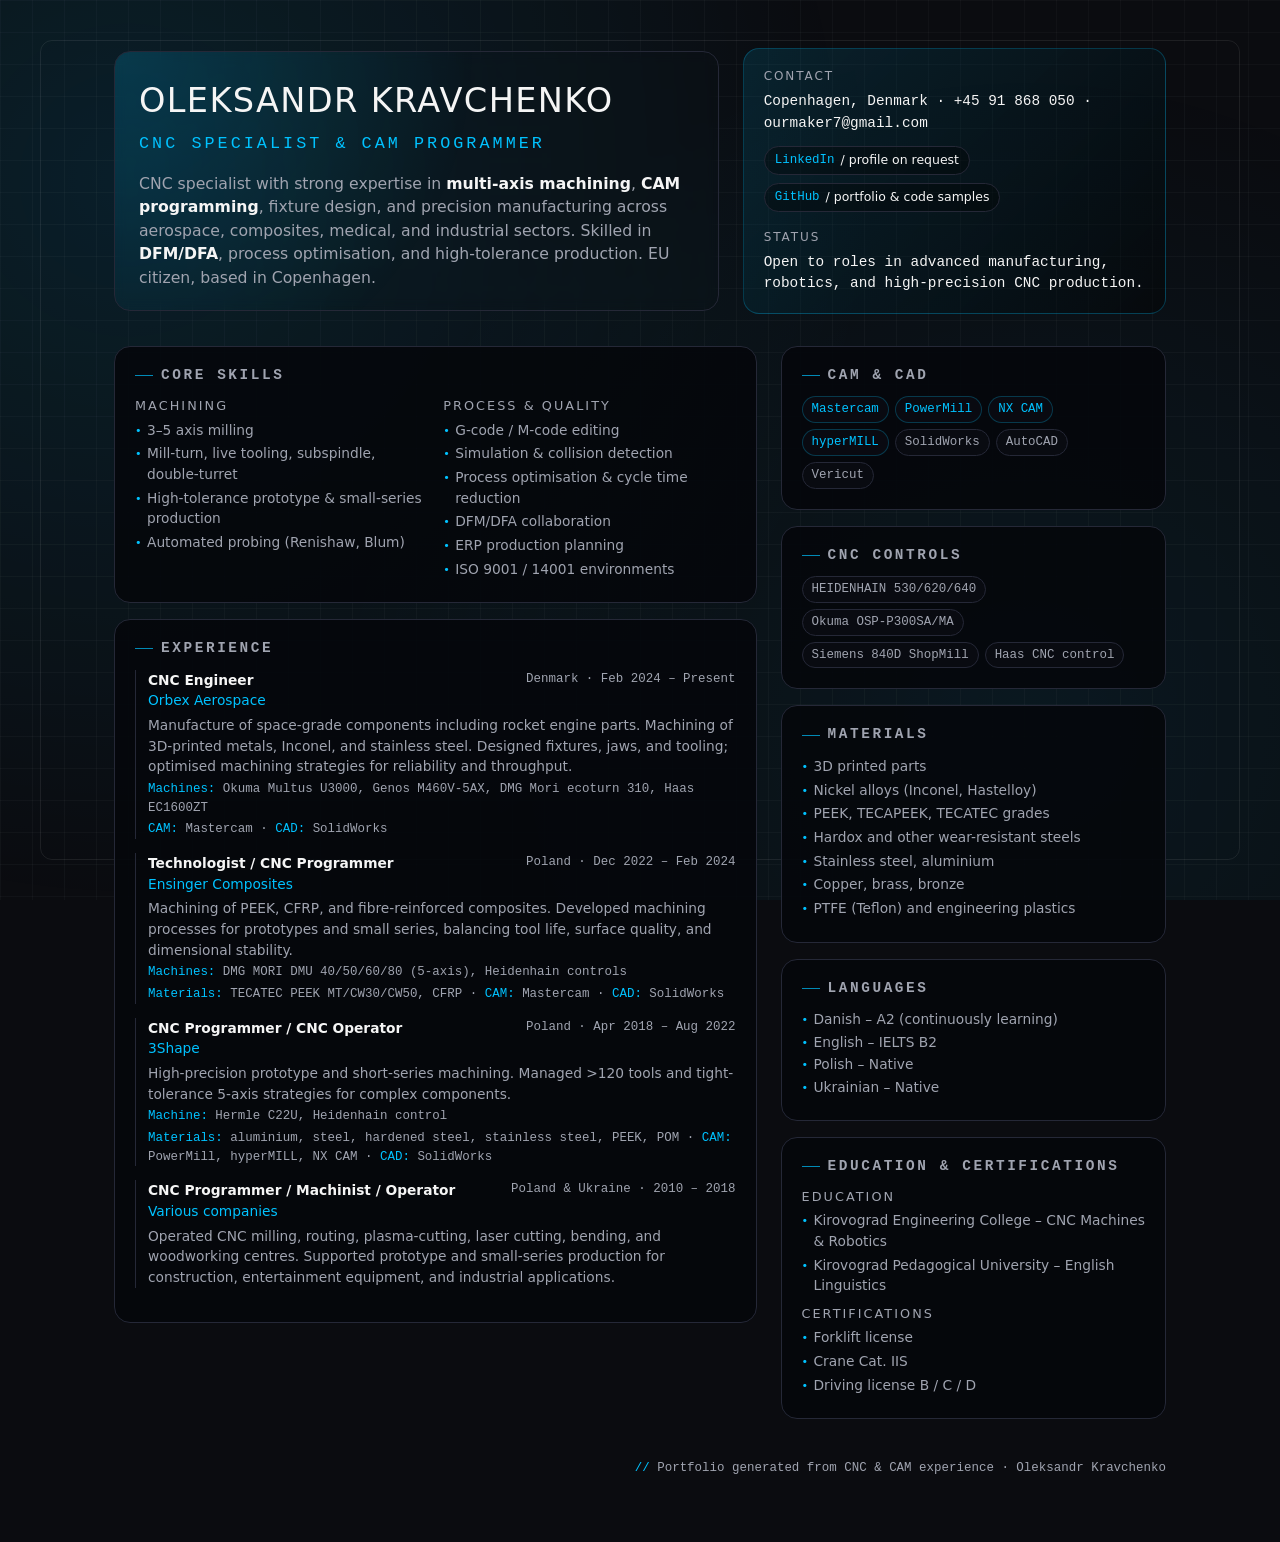
<file: index.html>
<!DOCTYPE html>
<html lang="en">
<head>
  <meta charset="UTF-8" />
  <title>Oleksandr Kravchenko – CNC Specialist & CAM Programmer</title>
  <meta name="viewport" content="width=device-width, initial-scale=1" />
  <style>
    :root {
      --bg-dark: #0b0c10;
      --bg-panel: #111319;
      --accent: #00c2ff;
      --accent-soft: rgba(0, 194, 255, 0.25);
      --text-main: #f5f5f5;
      --text-muted: #a0a4b0;
      --border-soft: #252837;
      --mono: "Fira Code", Consolas, Menlo, monospace;
      --sans: system-ui, -apple-system, BlinkMacSystemFont, "Segoe UI", sans-serif;
    }

    * {
      box-sizing: border-box;
      margin: 0;
      padding: 0;
    }

    body {
      font-family: var(--sans);
      color: var(--text-main);
      background-color: var(--bg-dark);
      line-height: 1.5;
      min-height: 100vh;
      display: flex;
      justify-content: center;
    }

    /* Engineering drawing background */
    body::before {
      content: "";
      position: fixed;
      inset: 0;
      background-image:
        linear-gradient(rgba(255, 255, 255, 0.03) 1px, transparent 1px),
        linear-gradient(90deg, rgba(255, 255, 255, 0.03) 1px, transparent 1px),
        radial-gradient(circle at 10% 20%, rgba(0, 194, 255, 0.12) 0, transparent 55%),
        radial-gradient(circle at 80% 80%, rgba(0, 194, 255, 0.08) 0, transparent 55%);
      background-size: 32px 32px, 32px 32px, 100% 100%, 100% 100%;
      opacity: 0.9;
      z-index: -2;
    }

    body::after {
      content: "";
      position: fixed;
      inset: 40px;
      border: 1px solid rgba(255, 255, 255, 0.08);
      border-radius: 12px;
      pointer-events: none;
      z-index: -1;
    }

    .page {
      width: 100%;
      max-width: 1100px;
      padding: 32px 16px 48px;
    }

    @media (min-width: 900px) {
      .page {
        padding: 48px 24px 64px;
      }
    }

    header {
      display: grid;
      grid-template-columns: minmax(0, 2fr) minmax(0, 1.4fr);
      gap: 24px;
      align-items: center;
      margin-bottom: 32px;
    }

    @media (max-width: 720px) {
      header {
        grid-template-columns: 1fr;
      }
    }

    .hero {
      background: radial-gradient(circle at top left, rgba(0, 194, 255, 0.18), transparent 55%);
      padding: 24px 24px 20px;
      border-radius: 16px;
      border: 1px solid var(--border-soft);
      backdrop-filter: blur(6px);
    }

    .name {
      font-size: 2.1rem;
      letter-spacing: 0.04em;
      text-transform: uppercase;
      margin-bottom: 4px;
    }

    .title {
      font-size: 1.05rem;
      color: var(--accent);
      text-transform: uppercase;
      letter-spacing: 0.18em;
      margin-bottom: 16px;
      font-family: var(--mono);
    }

    .hero-summary {
      font-size: 0.98rem;
      color: var(--text-muted);
      max-width: 40rem;
    }

    .hero-summary strong {
      color: var(--text-main);
      font-weight: 600;
    }

    .contact-card {
      background: linear-gradient(135deg, rgba(0, 194, 255, 0.12), rgba(0, 0, 0, 0.4));
      border-radius: 16px;
      border: 1px solid var(--accent-soft);
      padding: 18px 20px;
      font-size: 0.9rem;
      display: grid;
      gap: 6px;
    }

    .contact-label {
      font-size: 0.75rem;
      text-transform: uppercase;
      letter-spacing: 0.16em;
      color: var(--text-muted);
    }

    .contact-main {
      font-family: var(--mono);
      font-size: 0.9rem;
    }

    .contact-links {
      display: flex;
      flex-wrap: wrap;
      gap: 8px;
      margin-top: 6px;
    }

    .chip {
      border-radius: 999px;
      border: 1px solid var(--border-soft);
      padding: 4px 10px;
      font-size: 0.78rem;
      display: inline-flex;
      align-items: center;
      gap: 6px;
      background-color: rgba(0, 0, 0, 0.35);
    }

    .chip span {
      font-family: var(--mono);
      color: var(--accent);
    }

    main {
      display: grid;
      grid-template-columns: minmax(0, 2fr) minmax(0, 1.2fr);
      gap: 24px;
    }

    @media (max-width: 900px) {
      main {
        grid-template-columns: 1fr;
      }
    }

    section {
      background-color: rgba(5, 7, 12, 0.9);
      border-radius: 16px;
      border: 1px solid var(--border-soft);
      padding: 18px 20px 20px;
      margin-bottom: 16px;
    }

    h2 {
      font-size: 0.9rem;
      text-transform: uppercase;
      letter-spacing: 0.18em;
      color: var(--text-muted);
      margin-bottom: 10px;
      display: flex;
      align-items: center;
      gap: 8px;
      font-family: var(--mono);
    }

    h2::before {
      content: "";
      width: 18px;
      height: 1px;
      background-color: var(--accent);
      opacity: 0.7;
    }

    .tag-grid {
      display: flex;
      flex-wrap: wrap;
      gap: 6px;
      margin-top: 4px;
    }

    .tag {
      border-radius: 999px;
      border: 1px solid var(--border-soft);
      padding: 3px 9px;
      font-size: 0.78rem;
      color: var(--text-muted);
      background-color: rgba(10, 12, 18, 0.9);
      font-family: var(--mono);
    }

    .tag.highlight {
      border-color: var(--accent-soft);
      color: var(--accent);
    }

    .two-col {
      display: grid;
      grid-template-columns: repeat(auto-fit, minmax(180px, 1fr));
      gap: 10px 16px;
      margin-top: 6px;
    }

    .list-label {
      font-size: 0.8rem;
      text-transform: uppercase;
      letter-spacing: 0.16em;
      color: var(--text-muted);
      margin-bottom: 4px;
    }

    ul {
      list-style: none;
      font-size: 0.86rem;
      color: var(--text-muted);
    }

    ul li {
      margin-bottom: 3px;
      position: relative;
      padding-left: 12px;
    }

    ul li::before {
      content: "•";
      position: absolute;
      left: 0;
      color: var(--accent);
      font-size: 0.7rem;
      top: 3px;
    }

    .experience-item {
      border-left: 1px solid var(--border-soft);
      padding-left: 12px;
      margin-bottom: 14px;
    }

    .exp-header {
      display: flex;
      justify-content: space-between;
      gap: 8px;
      font-size: 0.86rem;
    }

    .exp-role {
      font-weight: 600;
    }

    .exp-company {
      color: var(--accent);
    }

    .exp-meta {
      font-size: 0.78rem;
      color: var(--text-muted);
      font-family: var(--mono);
    }

    .exp-body {
      margin-top: 4px;
      font-size: 0.86rem;
      color: var(--text-muted);
    }

    .exp-machines,
    .exp-tools {
      font-size: 0.78rem;
      color: var(--text-muted);
      margin-top: 3px;
      font-family: var(--mono);
    }

    .exp-machines span,
    .exp-tools span {
      color: var(--accent);
    }

    .lang-list li {
      margin-bottom: 2px;
    }

    footer {
      margin-top: 24px;
      font-size: 0.78rem;
      color: var(--text-muted);
      text-align: right;
      font-family: var(--mono);
    }

    footer span {
      color: var(--accent);
    }
  </style>
</head>
<body>
  <div class="page">
    <header>
      <div class="hero">
        <div class="name">Oleksandr Kravchenko</div>
        <div class="title">CNC Specialist & CAM Programmer</div>
        <p class="hero-summary">
          CNC specialist with strong expertise in <strong>multi-axis machining</strong>, <strong>CAM programming</strong>,
          fixture design, and precision manufacturing across aerospace, composites, medical, and industrial sectors.
          Skilled in <strong>DFM/DFA</strong>, process optimisation, and high-tolerance production. EU citizen, based in Copenhagen.
        </p>
      </div>

      <div class="contact-card">
        <div class="contact-label">Contact</div>
        <div class="contact-main">Copenhagen, Denmark · +45 91 868 050 · ourmaker7@gmail.com</div>
        <div class="contact-links">
          <div class="chip"><span>LinkedIn</span> / profile on request</div>
          <div class="chip"><span>GitHub</span> / portfolio & code samples</div>
        </div>
        <div class="contact-label" style="margin-top:10px;">Status</div>
        <div class="contact-main">Open to roles in advanced manufacturing, robotics, and high-precision CNC production.</div>
      </div>
    </header>

    <main>
      <!-- LEFT COLUMN -->
      <div>
        <section>
          <h2>Core skills</h2>
          <div class="two-col">
            <div>
              <div class="list-label">Machining</div>
              <ul>
                <li>3–5 axis milling</li>
                <li>Mill-turn, live tooling, subspindle, double-turret</li>
                <li>High-tolerance prototype & small-series production</li>
                <li>Automated probing (Renishaw, Blum)</li>
              </ul>
            </div>
            <div>
              <div class="list-label">Process & quality</div>
              <ul>
                <li>G-code / M-code editing</li>
                <li>Simulation & collision detection</li>
                <li>Process optimisation & cycle time reduction</li>
                <li>DFM/DFA collaboration</li>
                <li>ERP production planning</li>
                <li>ISO 9001 / 14001 environments</li>
              </ul>
            </div>
          </div>
        </section>

        <section>
          <h2>Experience</h2>

          <div class="experience-item">
            <div class="exp-header">
              <div>
                <div class="exp-role">CNC Engineer</div>
                <div class="exp-company">Orbex Aerospace</div>
              </div>
              <div class="exp-meta">Denmark · Feb 2024 – Present</div>
            </div>
            <div class="exp-body">
              Manufacture of space-grade components including rocket engine parts. Machining of 3D-printed metals,
              Inconel, and stainless steel. Designed fixtures, jaws, and tooling; optimised machining strategies for
              reliability and throughput.
            </div>
            <div class="exp-machines">
              <span>Machines:</span> Okuma Multus U3000, Genos M460V-5AX, DMG Mori ecoturn 310, Haas EC1600ZT
            </div>
            <div class="exp-tools">
              <span>CAM:</span> Mastercam · <span>CAD:</span> SolidWorks
            </div>
          </div>

          <div class="experience-item">
            <div class="exp-header">
              <div>
                <div class="exp-role">Technologist / CNC Programmer</div>
                <div class="exp-company">Ensinger Composites</div>
              </div>
              <div class="exp-meta">Poland · Dec 2022 – Feb 2024</div>
            </div>
            <div class="exp-body">
              Machining of PEEK, CFRP, and fibre-reinforced composites. Developed machining processes for prototypes
              and small series, balancing tool life, surface quality, and dimensional stability.
            </div>
            <div class="exp-machines">
              <span>Machines:</span> DMG MORI DMU 40/50/60/80 (5-axis), Heidenhain controls
            </div>
            <div class="exp-tools">
              <span>Materials:</span> TECATEC PEEK MT/CW30/CW50, CFRP · <span>CAM:</span> Mastercam · <span>CAD:</span> SolidWorks
            </div>
          </div>

          <div class="experience-item">
            <div class="exp-header">
              <div>
                <div class="exp-role">CNC Programmer / CNC Operator</div>
                <div class="exp-company">3Shape</div>
              </div>
              <div class="exp-meta">Poland · Apr 2018 – Aug 2022</div>
            </div>
            <div class="exp-body">
              High-precision prototype and short-series machining. Managed &gt;120 tools and tight-tolerance 5-axis
              strategies for complex components.
            </div>
            <div class="exp-machines">
              <span>Machine:</span> Hermle C22U, Heidenhain control
            </div>
            <div class="exp-tools">
              <span>Materials:</span> aluminium, steel, hardened steel, stainless steel, PEEK, POM ·
              <span>CAM:</span> PowerMill, hyperMILL, NX CAM · <span>CAD:</span> SolidWorks
            </div>
          </div>

          <div class="experience-item">
            <div class="exp-header">
              <div>
                <div class="exp-role">CNC Programmer / Machinist / Operator</div>
                <div class="exp-company">Various companies</div>
              </div>
              <div class="exp-meta">Poland & Ukraine · 2010 – 2018</div>
            </div>
            <div class="exp-body">
              Operated CNC milling, routing, plasma-cutting, laser cutting, bending, and woodworking centres.
              Supported prototype and small-series production for construction, entertainment equipment, and industrial applications.
            </div>
          </div>
        </section>
      </div>

      <!-- RIGHT COLUMN -->
      <div>
        <section>
          <h2>CAM & CAD</h2>
          <div class="tag-grid">
            <div class="tag highlight">Mastercam</div>
            <div class="tag highlight">PowerMill</div>
            <div class="tag highlight">NX CAM</div>
            <div class="tag highlight">hyperMILL</div>
            <div class="tag">SolidWorks</div>
            <div class="tag">AutoCAD</div>
            <div class="tag">Vericut</div>
          </div>
        </section>

        <section>
          <h2>CNC controls</h2>
          <div class="tag-grid">
            <div class="tag">HEIDENHAIN 530/620/640</div>
            <div class="tag">Okuma OSP-P300SA/MA</div>
            <div class="tag">Siemens 840D ShopMill</div>
            <div class="tag">Haas CNC control</div>
          </div>
        </section>

        <section>
          <h2>Materials</h2>
          <ul>
            <li>3D printed parts</li>
            <li>Nickel alloys (Inconel, Hastelloy)</li>
            <li>PEEK, TECAPEEK, TECATEC grades</li>
            <li>Hardox and other wear-resistant steels</li>
            <li>Stainless steel, aluminium</li>
            <li>Copper, brass, bronze</li>
            <li>PTFE (Teflon) and engineering plastics</li>
          </ul>
        </section>

        <section>
          <h2>Languages</h2>
          <ul class="lang-list">
            <li>Danish – A2 (continuously learning)</li>
            <li>English – IELTS B2</li>
            <li>Polish – Native</li>
            <li>Ukrainian – Native</li>
          </ul>
        </section>

        <section>
          <h2>Education & certifications</h2>
          <div class="list-label">Education</div>
          <ul>
            <li>Kirovograd Engineering College – CNC Machines & Robotics</li>
            <li>Kirovograd Pedagogical University – English Linguistics</li>
          </ul>
          <div class="list-label" style="margin-top:8px;">Certifications</div>
          <ul>
            <li>Forklift license</li>
            <li>Crane Cat. IIS</li>
            <li>Driving license B / C / D</li>
          </ul>
        </section>
      </div>
    </main>

    <footer>
      <span>//</span> Portfolio generated from CNC & CAM experience · Oleksandr Kravchenko
    </footer>
  </div>
</body>
</html>
</file>
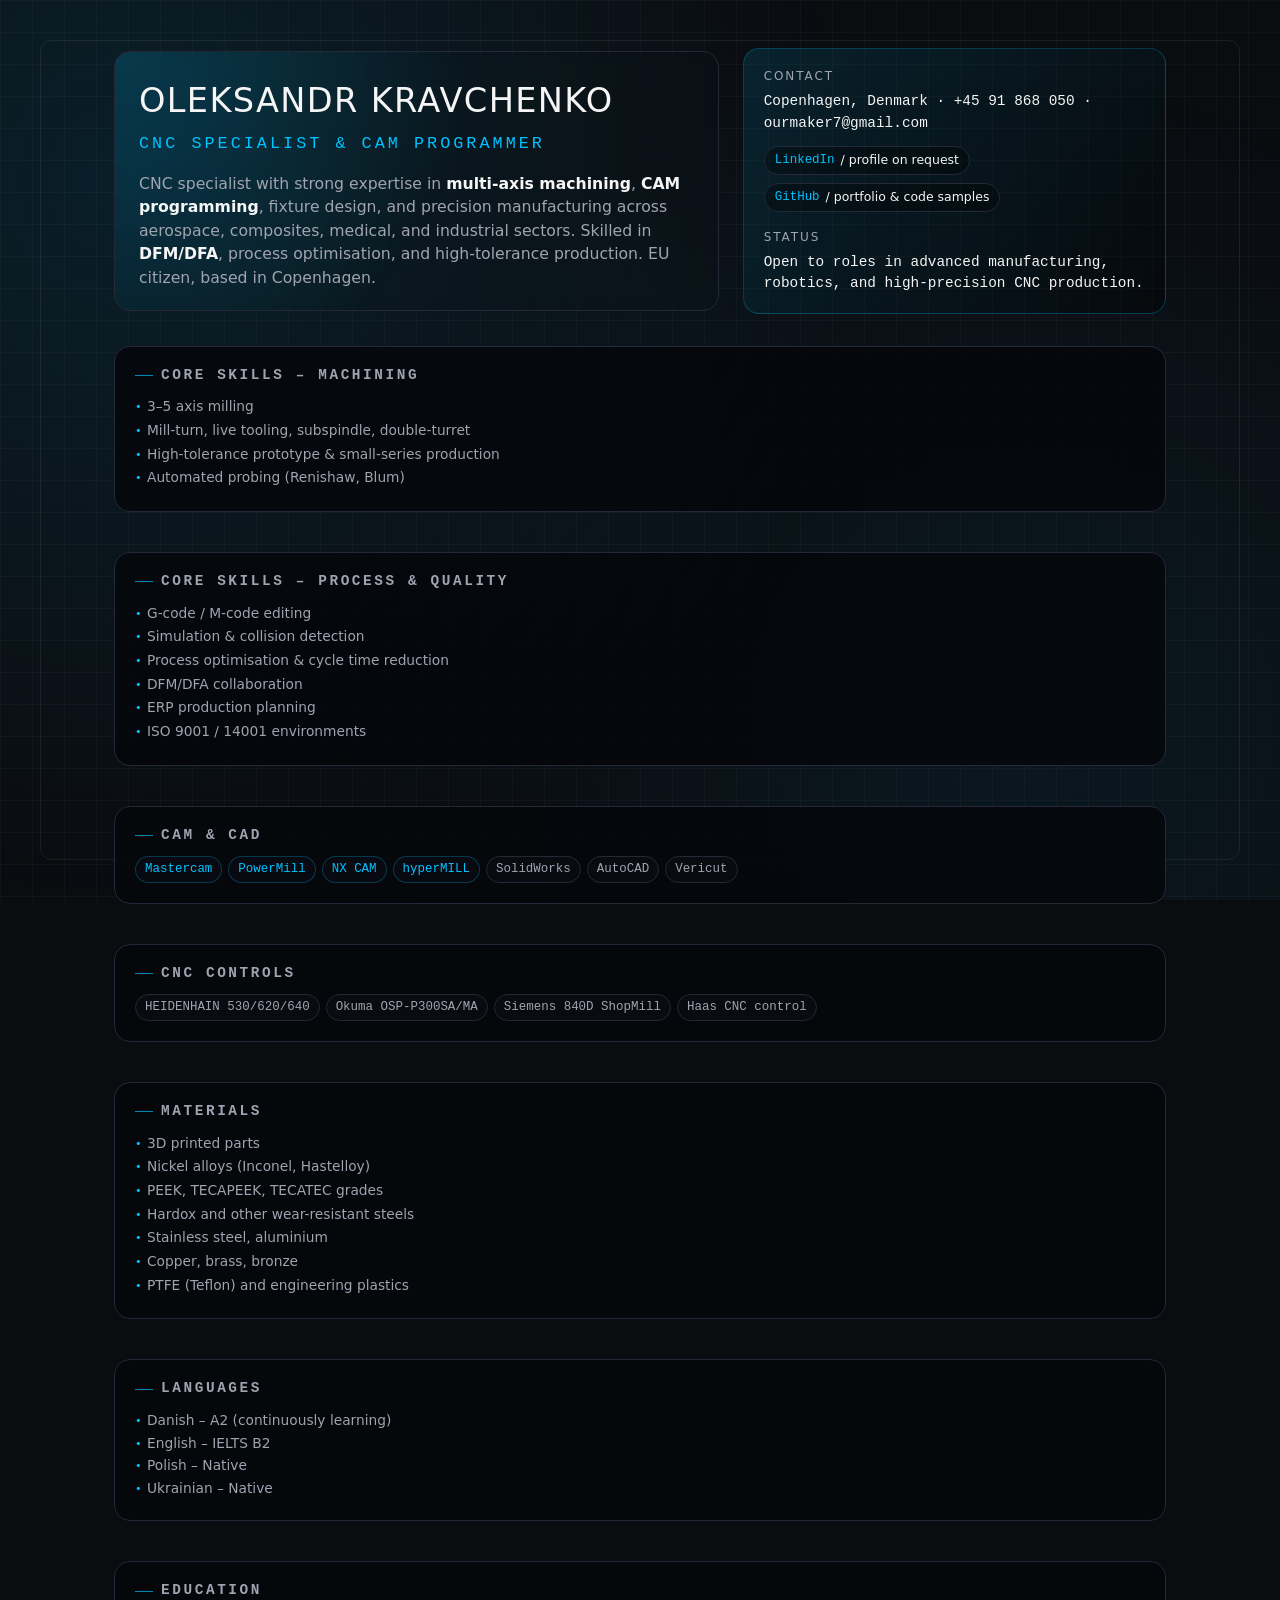
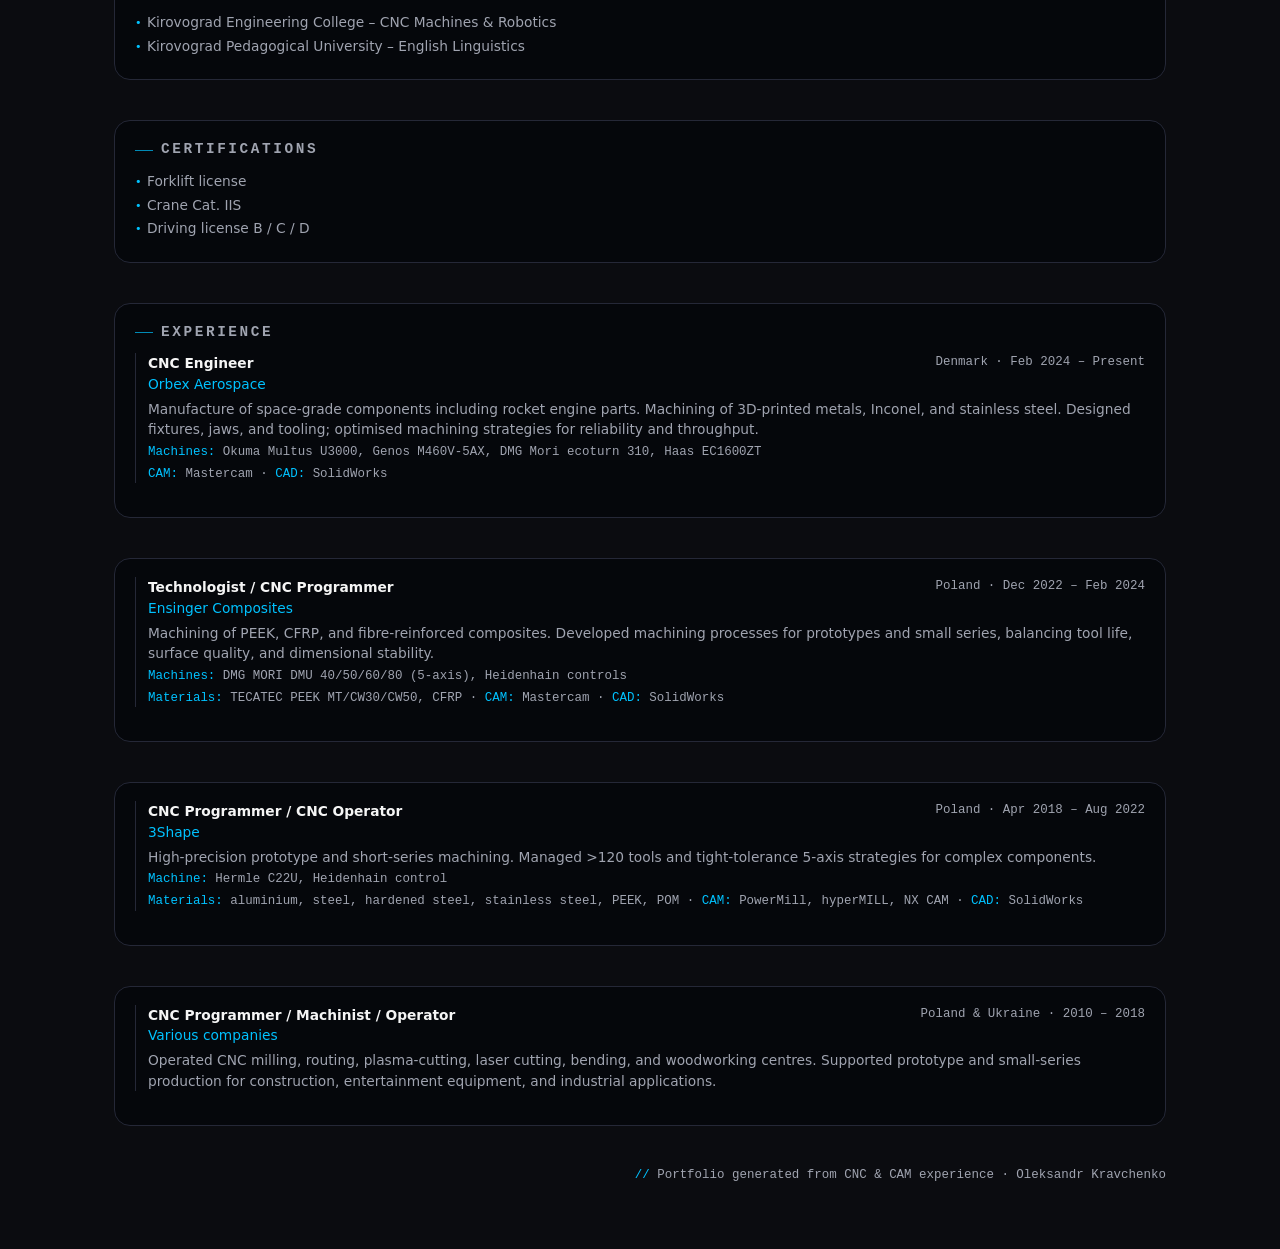
<file: index-v2.html>
<!DOCTYPE html>
<html lang="en">
<head>
  <meta charset="UTF-8" />
  <title>Oleksandr Kravchenko – CNC Specialist & CAM Programmer</title>
  <meta name="viewport" content="width=device-width, initial-scale=1" />
  <style>
    :root {
      --bg-dark: #0b0c10;
      --bg-panel: #111319;
      --accent: #00c2ff;
      --accent-soft: rgba(0, 194, 255, 0.25);
      --text-main: #f5f5f5;
      --text-muted: #a0a4b0;
      --border-soft: #252837;
      --mono: "Fira Code", Consolas, Menlo, monospace;
      --sans: system-ui, -apple-system, BlinkMacSystemFont, "Segoe UI", sans-serif;
    }

    * {
      box-sizing: border-box;
      margin: 0;
      padding: 0;
    }

    body {
      font-family: var(--sans);
      color: var(--text-main);
      background-color: var(--bg-dark);
      line-height: 1.5;
      min-height: 100vh;
      display: flex;
      justify-content: center;
    }

    /* Engineering drawing background */
    body::before {
      content: "";
      position: fixed;
      inset: 0;
      background-image:
        linear-gradient(rgba(255, 255, 255, 0.03) 1px, transparent 1px),
        linear-gradient(90deg, rgba(255, 255, 255, 0.03) 1px, transparent 1px),
        radial-gradient(circle at 10% 20%, rgba(0, 194, 255, 0.12) 0, transparent 55%),
        radial-gradient(circle at 80% 80%, rgba(0, 194, 255, 0.08) 0, transparent 55%);
      background-size: 32px 32px, 32px 32px, 100% 100%, 100% 100%;
      opacity: 0.9;
      z-index: -2;
    }

    body::after {
      content: "";
      position: fixed;
      inset: 40px;
      border: 1px solid rgba(255, 255, 255, 0.08);
      border-radius: 12px;
      pointer-events: none;
      z-index: -1;
    }

    .page {
      width: 100%;
      max-width: 1100px;
      padding: 32px 16px 48px;
    }

    @media (min-width: 900px) {
      .page {
        padding: 48px 24px 64px;
      }
    }

    header {
      display: grid;
      grid-template-columns: minmax(0, 2fr) minmax(0, 1.4fr);
      gap: 24px;
      align-items: center;
      margin-bottom: 32px;
    }

    @media (max-width: 720px) {
      header {
        grid-template-columns: 1fr;
      }
    }

    .hero {
      background: radial-gradient(circle at top left, rgba(0, 194, 255, 0.18), transparent 55%);
      padding: 24px 24px 20px;
      border-radius: 16px;
      border: 1px solid var(--border-soft);
      backdrop-filter: blur(6px);
    }

    .name {
      font-size: 2.1rem;
      letter-spacing: 0.04em;
      text-transform: uppercase;
      margin-bottom: 4px;
    }

    .title {
      font-size: 1.05rem;
      color: var(--accent);
      text-transform: uppercase;
      letter-spacing: 0.18em;
      margin-bottom: 16px;
      font-family: var(--mono);
    }

    .hero-summary {
      font-size: 0.98rem;
      color: var(--text-muted);
      max-width: 40rem;
    }

    .hero-summary strong {
      color: var(--text-main);
      font-weight: 600;
    }

    .contact-card {
      background: linear-gradient(135deg, rgba(0, 194, 255, 0.12), rgba(0, 0, 0, 0.4));
      border-radius: 16px;
      border: 1px solid var(--accent-soft);
      padding: 18px 20px;
      font-size: 0.9rem;
      display: grid;
      gap: 6px;
    }

    .contact-label {
      font-size: 0.75rem;
      text-transform: uppercase;
      letter-spacing: 0.16em;
      color: var(--text-muted);
    }

    .contact-main {
      font-family: var(--mono);
      font-size: 0.9rem;
    }

    .contact-links {
      display: flex;
      flex-wrap: wrap;
      gap: 8px;
      margin-top: 6px;
    }

    .chip {
      border-radius: 999px;
      border: 1px solid var(--border-soft);
      padding: 4px 10px;
      font-size: 0.78rem;
      display: inline-flex;
      align-items: center;
      gap: 6px;
      background-color: rgba(0, 0, 0, 0.35);
    }

    .chip span {
      font-family: var(--mono);
      color: var(--accent);
    }

    main {
      display: grid;
      grid-template-columns: 1fr;
      gap: 24px;
    }

    section {
      background-color: rgba(5, 7, 12, 0.9);
      border-radius: 16px;
      border: 1px solid var(--border-soft);
      padding: 18px 20px 20px;
      margin-bottom: 16px;
    }

    h2 {
      font-size: 0.9rem;
      text-transform: uppercase;
      letter-spacing: 0.18em;
      color: var(--text-muted);
      margin-bottom: 10px;
      display: flex;
      align-items: center;
      gap: 8px;
      font-family: var(--mono);
    }

    h2::before {
      content: "";
      width: 18px;
      height: 1px;
      background-color: var(--accent);
      opacity: 0.7;
    }

    .tag-grid {
      display: flex;
      flex-wrap: wrap;
      gap: 6px;
      margin-top: 4px;
    }

    .tag {
      border-radius: 999px;
      border: 1px solid var(--border-soft);
      padding: 3px 9px;
      font-size: 0.78rem;
      color: var(--text-muted);
      background-color: rgba(10, 12, 18, 0.9);
      font-family: var(--mono);
    }

    .tag.highlight {
      border-color: var(--accent-soft);
      color: var(--accent);
    }

    .two-col {
      display: grid;
      grid-template-columns: repeat(auto-fit, minmax(180px, 1fr));
      gap: 10px 16px;
      margin-top: 6px;
    }

    .list-label {
      font-size: 0.8rem;
      text-transform: uppercase;
      letter-spacing: 0.16em;
      color: var(--text-muted);
      margin-bottom: 4px;
    }

    ul {
      list-style: none;
      font-size: 0.86rem;
      color: var(--text-muted);
    }

    ul li {
      margin-bottom: 3px;
      position: relative;
      padding-left: 12px;
    }

    ul li::before {
      content: "•";
      position: absolute;
      left: 0;
      color: var(--accent);
      font-size: 0.7rem;
      top: 3px;
    }

    .experience-item {
      border-left: 1px solid var(--border-soft);
      padding-left: 12px;
      margin-bottom: 14px;
    }

    .exp-header {
      display: flex;
      justify-content: space-between;
      gap: 8px;
      font-size: 0.86rem;
    }

    .exp-role {
      font-weight: 600;
    }

    .exp-company {
      color: var(--accent);
    }

    .exp-meta {
      font-size: 0.78rem;
      color: var(--text-muted);
      font-family: var(--mono);
    }

    .exp-body {
      margin-top: 4px;
      font-size: 0.86rem;
      color: var(--text-muted);
    }

    .exp-machines,
    .exp-tools {
      font-size: 0.78rem;
      color: var(--text-muted);
      margin-top: 3px;
      font-family: var(--mono);
    }

    .exp-machines span,
    .exp-tools span {
      color: var(--accent);
    }

    .lang-list li {
      margin-bottom: 2px;
    }

    footer {
      margin-top: 24px;
      font-size: 0.78rem;
      color: var(--text-muted);
      text-align: right;
      font-family: var(--mono);
    }

    footer span {
      color: var(--accent);
    }
  </style>
</head>
<body>
  <div class="page">
    <header>
      <div class="hero">
        <div class="name">Oleksandr Kravchenko</div>
        <div class="title">CNC Specialist & CAM Programmer</div>
        <p class="hero-summary">
          CNC specialist with strong expertise in <strong>multi-axis machining</strong>, <strong>CAM programming</strong>,
          fixture design, and precision manufacturing across aerospace, composites, medical, and industrial sectors.
          Skilled in <strong>DFM/DFA</strong>, process optimisation, and high-tolerance production. EU citizen, based in Copenhagen.
        </p>
      </div>

      <div class="contact-card">
        <div class="contact-label">Contact</div>
        <div class="contact-main">Copenhagen, Denmark · +45 91 868 050 · ourmaker7@gmail.com</div>
        <div class="contact-links">
          <div class="chip"><span>LinkedIn</span> / profile on request</div>
          <div class="chip"><span>GitHub</span> / portfolio & code samples</div>
        </div>
        <div class="contact-label" style="margin-top:10px;">Status</div>
        <div class="contact-main">Open to roles in advanced manufacturing, robotics, and high-precision CNC production.</div>
      </div>
    </header>

    <main>
      <!-- CORE SKILLS - MACHINING -->
      <section>
        <h2>Core skills – Machining</h2>
        <ul>
          <li>3–5 axis milling</li>
          <li>Mill-turn, live tooling, subspindle, double-turret</li>
          <li>High-tolerance prototype & small-series production</li>
          <li>Automated probing (Renishaw, Blum)</li>
        </ul>
      </section>

      <!-- CORE SKILLS - PROCESS & QUALITY -->
      <section>
        <h2>Core skills – Process & Quality</h2>
        <ul>
          <li>G-code / M-code editing</li>
          <li>Simulation & collision detection</li>
          <li>Process optimisation & cycle time reduction</li>
          <li>DFM/DFA collaboration</li>
          <li>ERP production planning</li>
          <li>ISO 9001 / 14001 environments</li>
        </ul>
      </section>

      <!-- CAM & CAD - FULL WIDTH -->
      <section>
        <h2>CAM & CAD</h2>
        <div class="tag-grid">
          <div class="tag highlight">Mastercam</div>
          <div class="tag highlight">PowerMill</div>
          <div class="tag highlight">NX CAM</div>
          <div class="tag highlight">hyperMILL</div>
          <div class="tag">SolidWorks</div>
          <div class="tag">AutoCAD</div>
          <div class="tag">Vericut</div>
        </div>
      </section>

      <!-- CNC CONTROLS - FULL WIDTH -->
      <section>
        <h2>CNC controls</h2>
        <div class="tag-grid">
          <div class="tag">HEIDENHAIN 530/620/640</div>
          <div class="tag">Okuma OSP-P300SA/MA</div>
          <div class="tag">Siemens 840D ShopMill</div>
          <div class="tag">Haas CNC control</div>
        </div>
      </section>

      <!-- MATERIALS - FULL WIDTH -->
      <section>
        <h2>Materials</h2>
        <ul>
          <li>3D printed parts</li>
          <li>Nickel alloys (Inconel, Hastelloy)</li>
          <li>PEEK, TECAPEEK, TECATEC grades</li>
          <li>Hardox and other wear-resistant steels</li>
          <li>Stainless steel, aluminium</li>
          <li>Copper, brass, bronze</li>
          <li>PTFE (Teflon) and engineering plastics</li>
        </ul>
      </section>

      <!-- LANGUAGES - FULL WIDTH -->
      <section>
        <h2>Languages</h2>
        <ul class="lang-list">
          <li>Danish – A2 (continuously learning)</li>
          <li>English – IELTS B2</li>
          <li>Polish – Native</li>
          <li>Ukrainian – Native</li>
        </ul>
      </section>

      <!-- EDUCATION - FULL WIDTH -->
      <section>
        <h2>Education</h2>
        <ul>
          <li>Kirovograd Engineering College – CNC Machines & Robotics</li>
          <li>Kirovograd Pedagogical University – English Linguistics</li>
        </ul>
      </section>

      <!-- CERTIFICATIONS - SEPARATE BLOCK -->
      <section>
        <h2>Certifications</h2>
        <ul>
          <li>Forklift license</li>
          <li>Crane Cat. IIS</li>
          <li>Driving license B / C / D</li>
        </ul>
      </section>

      <!-- EXPERIENCE - EACH ITEM IN SEPARATE SECTION -->
      <section>
        <h2>Experience</h2>
        <div class="experience-item">
          <div class="exp-header">
            <div>
              <div class="exp-role">CNC Engineer</div>
              <div class="exp-company">Orbex Aerospace</div>
            </div>
            <div class="exp-meta">Denmark · Feb 2024 – Present</div>
          </div>
          <div class="exp-body">
            Manufacture of space-grade components including rocket engine parts. Machining of 3D-printed metals,
            Inconel, and stainless steel. Designed fixtures, jaws, and tooling; optimised machining strategies for
            reliability and throughput.
          </div>
          <div class="exp-machines">
            <span>Machines:</span> Okuma Multus U3000, Genos M460V-5AX, DMG Mori ecoturn 310, Haas EC1600ZT
          </div>
          <div class="exp-tools">
            <span>CAM:</span> Mastercam · <span>CAD:</span> SolidWorks
          </div>
        </div>
      </section>

      <section>
        <div class="experience-item">
          <div class="exp-header">
            <div>
              <div class="exp-role">Technologist / CNC Programmer</div>
              <div class="exp-company">Ensinger Composites</div>
            </div>
            <div class="exp-meta">Poland · Dec 2022 – Feb 2024</div>
          </div>
          <div class="exp-body">
            Machining of PEEK, CFRP, and fibre-reinforced composites. Developed machining processes for prototypes
            and small series, balancing tool life, surface quality, and dimensional stability.
          </div>
          <div class="exp-machines">
            <span>Machines:</span> DMG MORI DMU 40/50/60/80 (5-axis), Heidenhain controls
          </div>
          <div class="exp-tools">
            <span>Materials:</span> TECATEC PEEK MT/CW30/CW50, CFRP · <span>CAM:</span> Mastercam · <span>CAD:</span> SolidWorks
          </div>
        </div>
      </section>

      <section>
        <div class="experience-item">
          <div class="exp-header">
            <div>
              <div class="exp-role">CNC Programmer / CNC Operator</div>
              <div class="exp-company">3Shape</div>
            </div>
            <div class="exp-meta">Poland · Apr 2018 – Aug 2022</div>
          </div>
          <div class="exp-body">
            High-precision prototype and short-series machining. Managed &gt;120 tools and tight-tolerance 5-axis
            strategies for complex components.
          </div>
          <div class="exp-machines">
            <span>Machine:</span> Hermle C22U, Heidenhain control
          </div>
          <div class="exp-tools">
            <span>Materials:</span> aluminium, steel, hardened steel, stainless steel, PEEK, POM ·
            <span>CAM:</span> PowerMill, hyperMILL, NX CAM · <span>CAD:</span> SolidWorks
          </div>
        </div>
      </section>

      <section>
        <div class="experience-item">
          <div class="exp-header">
            <div>
              <div class="exp-role">CNC Programmer / Machinist / Operator</div>
              <div class="exp-company">Various companies</div>
            </div>
            <div class="exp-meta">Poland & Ukraine · 2010 – 2018</div>
          </div>
          <div class="exp-body">
            Operated CNC milling, routing, plasma-cutting, laser cutting, bending, and woodworking centres.
            Supported prototype and small-series production for construction, entertainment equipment, and industrial applications.
          </div>
        </div>
      </section>
    </main>

    <footer>
      <span>//</span> Portfolio generated from CNC & CAM experience · Oleksandr Kravchenko
    </footer>
  </div>
</body>
</html>
</file>
